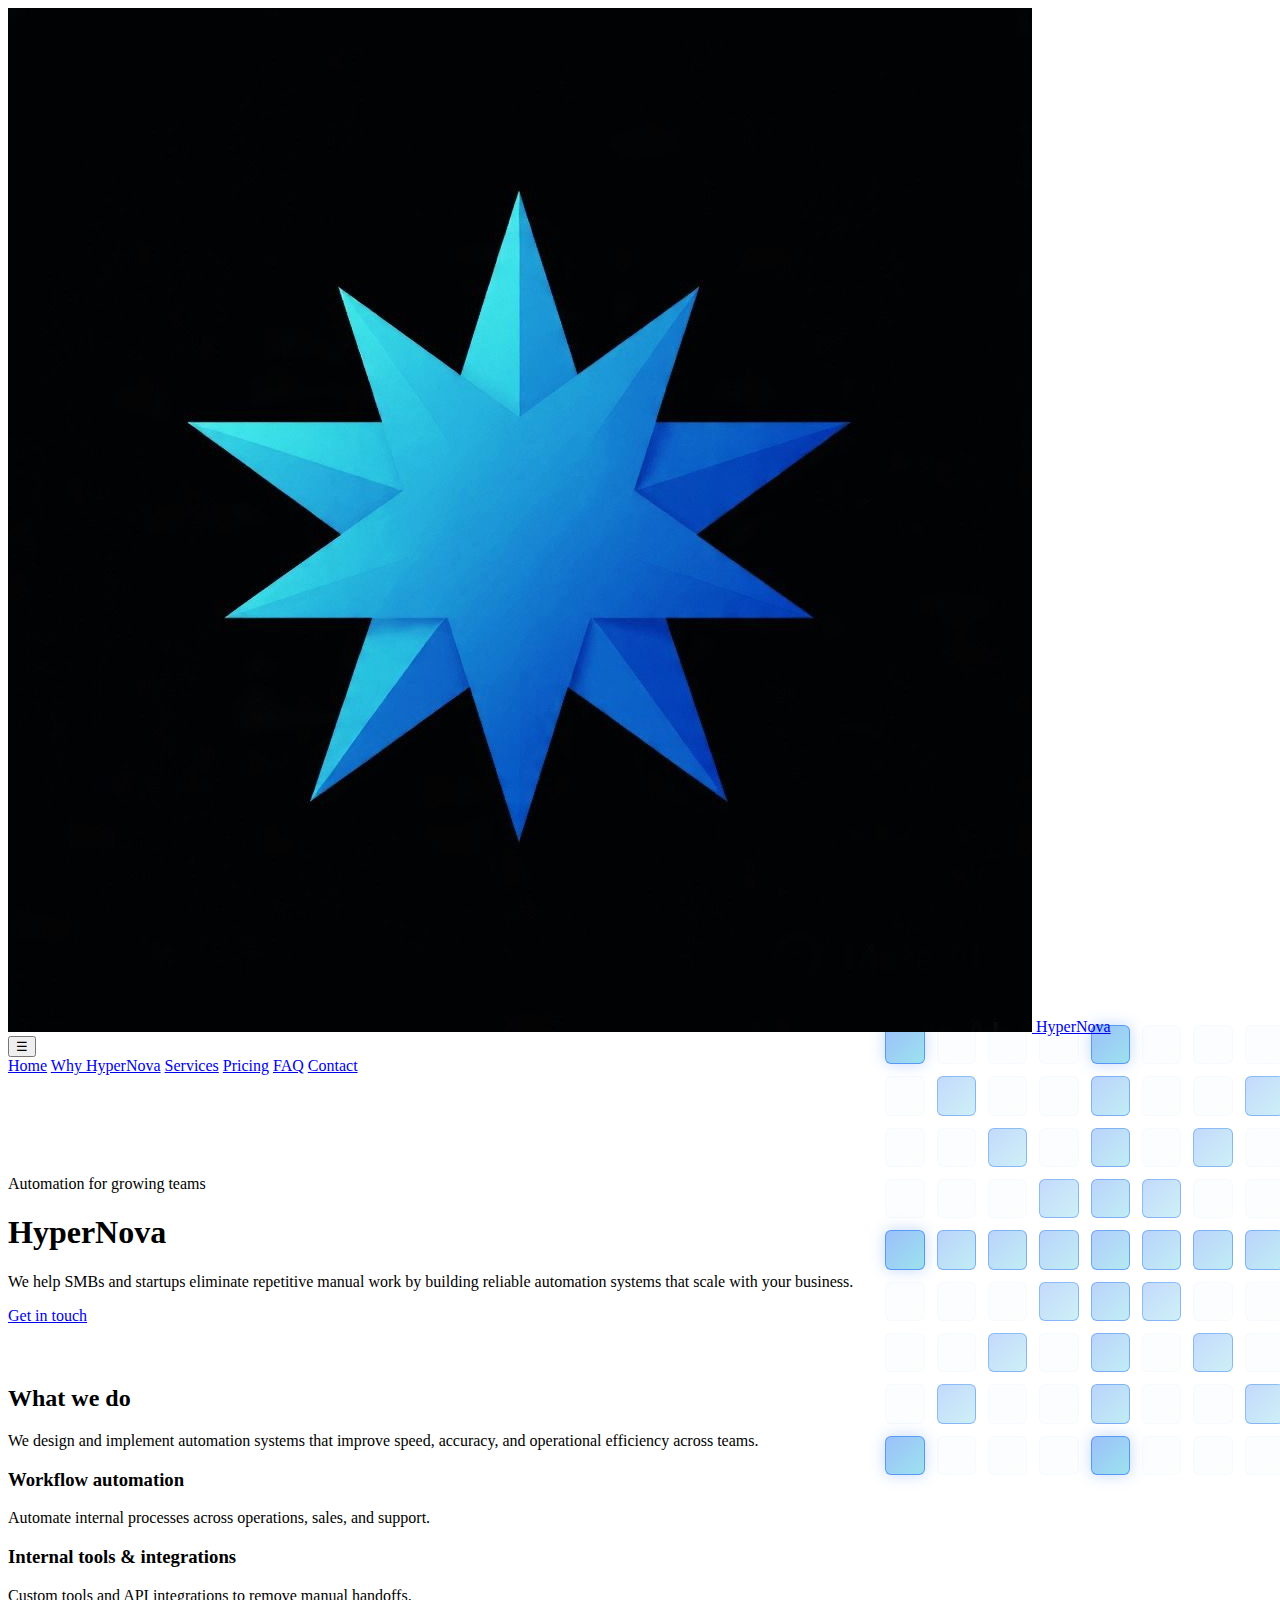
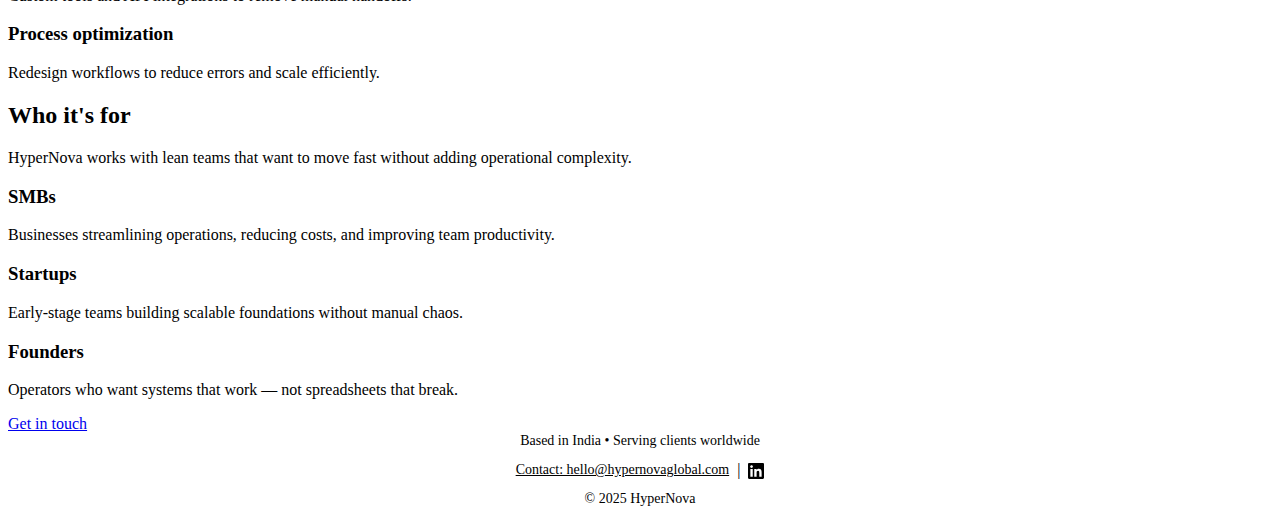
<file: index.html>
<!DOCTYPE html>
<html lang="en">
<head>
  <meta charset="UTF-8" />
  <link rel="icon" href="/favicon.ico" type="image/x-icon">
<link rel="icon" type="image/png" sizes="16x16" href="/favicon-16x16.png">
<link rel="icon" type="image/png" sizes="32x32" href="/favicon-32x32.png">
<link rel="apple-touch-icon" href="/apple-touch-icon.png">
  <title>HyperNova | Automation Solutions</title>
  <meta name="viewport" content="width=device-width, initial-scale=1.0" />
  <meta name="description" content="HyperNova builds automation solutions for SMBs and startups to eliminate manual work and scale faster." />
  <link rel="stylesheet" href="/assets/style.css">
  
 <style>
  /* Reduce spacing between hero CTA and first section */
  .hero {
    margin-bottom: 60px;
    position: relative;
    overflow: visible;
  }
  
  section:first-of-type {
    margin-top: 0;
  }

  .container {
    padding-top: 100px;
  }

  /* Grid Animation Container */
  .grid-animation-container {
    position: absolute;
    right: -5%;
    top: 50%;
    transform: translateY(-50%);
    width: 450px;
    height: 450px;
    pointer-events: none;
    z-index: -1;
  }

  /* Animated Grid */
  .animated-grid {
    width: 100%;
    height: 100%;
    display: grid;
    grid-template-columns: repeat(9, 1fr);
    grid-template-rows: repeat(9, 1fr);
    gap: 12px;
  }

  .grid-cell {
    background: linear-gradient(135deg, rgba(59, 130, 246, 0.05), rgba(6, 182, 212, 0.03));
    border: 1px solid rgba(59, 130, 246, 0.1);
    border-radius: 6px;
    position: relative;
    overflow: hidden;
    opacity: 0.3;
  }

  /* Star pattern - creating the 8-pointed star shape */
  /* Center */
  .grid-cell:nth-child(41) { 
    background: linear-gradient(135deg, rgba(59, 130, 246, 0.4), rgba(6, 182, 212, 0.3));
    border-color: rgba(59, 130, 246, 0.6);
    animation: starPulse 2s ease-in-out infinite;
    opacity: 1;
  }

  /* Horizontal line */
  .grid-cell:nth-child(37),
  .grid-cell:nth-child(38),
  .grid-cell:nth-child(39),
  .grid-cell:nth-child(40),
  .grid-cell:nth-child(42),
  .grid-cell:nth-child(43),
  .grid-cell:nth-child(44),
  .grid-cell:nth-child(45) {
    background: linear-gradient(135deg, rgba(59, 130, 246, 0.35), rgba(6, 182, 212, 0.25));
    border-color: rgba(59, 130, 246, 0.5);
    animation: starPulse 2s ease-in-out infinite;
    opacity: 1;
  }

  /* Vertical line */
  .grid-cell:nth-child(5),
  .grid-cell:nth-child(14),
  .grid-cell:nth-child(23),
  .grid-cell:nth-child(32),
  .grid-cell:nth-child(50),
  .grid-cell:nth-child(59),
  .grid-cell:nth-child(68),
  .grid-cell:nth-child(77) {
    background: linear-gradient(135deg, rgba(59, 130, 246, 0.35), rgba(6, 182, 212, 0.25));
    border-color: rgba(59, 130, 246, 0.5);
    animation: starPulse 2s ease-in-out infinite 0.2s;
    opacity: 1;
  }

  /* Diagonal top-left to bottom-right */
  .grid-cell:nth-child(1),
  .grid-cell:nth-child(11),
  .grid-cell:nth-child(21),
  .grid-cell:nth-child(31),
  .grid-cell:nth-child(51),
  .grid-cell:nth-child(61),
  .grid-cell:nth-child(71),
  .grid-cell:nth-child(81) {
    background: linear-gradient(135deg, rgba(59, 130, 246, 0.3), rgba(6, 182, 212, 0.2));
    border-color: rgba(59, 130, 246, 0.45);
    animation: starPulse 2s ease-in-out infinite 0.4s;
    opacity: 1;
  }

  /* Diagonal top-right to bottom-left */
  .grid-cell:nth-child(9),
  .grid-cell:nth-child(17),
  .grid-cell:nth-child(25),
  .grid-cell:nth-child(33),
  .grid-cell:nth-child(49),
  .grid-cell:nth-child(57),
  .grid-cell:nth-child(65),
  .grid-cell:nth-child(73) {
    background: linear-gradient(135deg, rgba(59, 130, 246, 0.3), rgba(6, 182, 212, 0.2));
    border-color: rgba(59, 130, 246, 0.45);
    animation: starPulse 2s ease-in-out infinite 0.6s;
    opacity: 1;
  }

  /* Star tips - making them brighter */
  .grid-cell:nth-child(1),
  .grid-cell:nth-child(5),
  .grid-cell:nth-child(9),
  .grid-cell:nth-child(37),
  .grid-cell:nth-child(45),
  .grid-cell:nth-child(73),
  .grid-cell:nth-child(77),
  .grid-cell:nth-child(81) {
    background: linear-gradient(135deg, rgba(59, 130, 246, 0.5), rgba(6, 182, 212, 0.4));
    border-color: rgba(59, 130, 246, 0.7);
    box-shadow: 0 0 15px rgba(59, 130, 246, 0.3);
  }

  /* Keyframe Animations */
  @keyframes starPulse {
    0%, 100% {
      opacity: 0.7;
      transform: scale(1);
      box-shadow: 0 0 10px rgba(59, 130, 246, 0.2);
    }
    50% {
      opacity: 1;
      transform: scale(1.1);
      box-shadow: 0 0 25px rgba(59, 130, 246, 0.5);
    }
  }

  /* Responsive: Hide on smaller screens */
  @media (max-width: 1024px) {
    .grid-animation-container {
      display: none;
    }
  }

.footer-main {
  display: flex;
  flex-direction: column;
  align-items: center;
  gap: 12px;
  text-align: center;
}

.footer-links {
  display: flex;
  align-items: center;
  gap: 8px;
}

.footer-email,
.footer-location,
.footer-copy {
  color: var(--text-muted);
  font-size: 14px;
}

.footer-separator {
  color: var(--text-muted);
}

.footer-social {
  display: inline-flex;
  align-items: center;
  position: relative;
  top: 1px; /* optical alignment */
  color: var(--text-muted);
  transition: color 0.2s ease;
}

.footer-social:hover {
  color: var(--accent-blue);
}
</style>

  <head>
  <!-- Google tag (gtag.js) -->
  <script async src="https://www.googletagmanager.com/gtag/js?id=G-R4X72DPP76"></script>
  <script>
    window.dataLayer = window.dataLayer || [];
    function gtag(){dataLayer.push(arguments);}
    gtag('js', new Date());
    gtag('config', 'G-R4X72DPP76');
  </script>
</head>

</head>
<body>
<!-- NAVIGATION -->
<nav>
  <div class="nav-container">
    <div class="logo">
  <a href="/" class="logo-link">
    <img src="/assets/logo.jpeg" alt="HyperNova Logo" />
    <span class="logo-text">HyperNova</span>
  </a>
</div>
    <button class="menu-toggle" onclick="toggleMenu()">☰</button>
    <div class="nav-links" id="navLinks">
      <a href="/">Home</a>
      <a href="/why-hypernova/">Why HyperNova</a>
      <a href="/services/">Services</a>
      <a href="/pricing/">Pricing</a>
      <a href="/faq/">FAQ</a>
      <a href="/contact/">Contact</a>
    </div>
  </div>
</nav>
<div class="container">
  <!-- HERO -->
  <div class="hero">
  <span class="badge">Automation for growing teams</span>
  <h1>HyperNova</h1>
  <p>
    We help SMBs and startups eliminate repetitive manual work by building
    reliable automation systems that scale with your business.
  </p>
  <a href="/contact/" class="cta">Get in touch</a>
  
  <!-- ANIMATED GRID -->
<div class="grid-animation-container">
  <div class="animated-grid">
    <div class="grid-cell"></div>
    <div class="grid-cell"></div>
    <div class="grid-cell"></div>
    <div class="grid-cell"></div>
    <div class="grid-cell"></div>
    <div class="grid-cell"></div>
    <div class="grid-cell"></div>
    <div class="grid-cell"></div>
    <div class="grid-cell"></div>
    <div class="grid-cell"></div>
    <div class="grid-cell"></div>
    <div class="grid-cell"></div>
    <div class="grid-cell"></div>
    <div class="grid-cell"></div>
    <div class="grid-cell"></div>
    <div class="grid-cell"></div>
    <div class="grid-cell"></div>
    <div class="grid-cell"></div>
    <div class="grid-cell"></div>
    <div class="grid-cell"></div>
    <div class="grid-cell"></div>
    <div class="grid-cell"></div>
    <div class="grid-cell"></div>
    <div class="grid-cell"></div>
    <div class="grid-cell"></div>
    <div class="grid-cell"></div>
    <div class="grid-cell"></div>
    <div class="grid-cell"></div>
    <div class="grid-cell"></div>
    <div class="grid-cell"></div>
    <div class="grid-cell"></div>
    <div class="grid-cell"></div>
    <div class="grid-cell"></div>
    <div class="grid-cell"></div>
    <div class="grid-cell"></div>
    <div class="grid-cell"></div>
    <div class="grid-cell"></div>
    <div class="grid-cell"></div>
    <div class="grid-cell"></div>
    <div class="grid-cell"></div>
    <div class="grid-cell"></div>
    <div class="grid-cell"></div>
    <div class="grid-cell"></div>
    <div class="grid-cell"></div>
    <div class="grid-cell"></div>
    <div class="grid-cell"></div>
    <div class="grid-cell"></div>
    <div class="grid-cell"></div>
    <div class="grid-cell"></div>
    <div class="grid-cell"></div>
    <div class="grid-cell"></div>
    <div class="grid-cell"></div>
    <div class="grid-cell"></div>
    <div class="grid-cell"></div>
    <div class="grid-cell"></div>
    <div class="grid-cell"></div>
    <div class="grid-cell"></div>
    <div class="grid-cell"></div>
    <div class="grid-cell"></div>
    <div class="grid-cell"></div>
    <div class="grid-cell"></div>
    <div class="grid-cell"></div>
    <div class="grid-cell"></div>
    <div class="grid-cell"></div>
    <div class="grid-cell"></div>
    <div class="grid-cell"></div>
    <div class="grid-cell"></div>
    <div class="grid-cell"></div>
    <div class="grid-cell"></div>
    <div class="grid-cell"></div>
    <div class="grid-cell"></div>
    <div class="grid-cell"></div>
    <div class="grid-cell"></div>
    <div class="grid-cell"></div>
    <div class="grid-cell"></div>
    <div class="grid-cell"></div>
    <div class="grid-cell"></div>
    <div class="grid-cell"></div>
    <div class="grid-cell"></div>
    <div class="grid-cell"></div>
    <div class="grid-cell"></div>
  </div>
</div>
</div>
  <!-- WHAT WE DO -->
  <section>
    <h2>What we do</h2>
    <p>
      We design and implement automation systems that improve speed,
      accuracy, and operational efficiency across teams.
    </p>
    <div class="cards">
      <div class="card">
        <h3>Workflow automation</h3>
        <p>Automate internal processes across operations, sales, and support.</p>
      </div>
      <div class="card">
        <h3>Internal tools & integrations</h3>
        <p>Custom tools and API integrations to remove manual handoffs.</p>
      </div>
      <div class="card">
        <h3>Process optimization</h3>
        <p>Redesign workflows to reduce errors and scale efficiently.</p>
      </div>
    </div>
  </section>
  <!-- WHO IT'S FOR (RESTORED) -->
  <section>
    <h2>Who it's for</h2>
    <p>
      HyperNova works with lean teams that want to move fast without adding
      operational complexity.
    </p>
    <div class="cards">
      <div class="card">
        <h3>SMBs</h3>
        <p>Businesses streamlining operations, reducing costs, and improving team productivity.</p>
      </div>
      <div class="card">
        <h3>Startups</h3>
        <p>Early-stage teams building scalable foundations without manual chaos.</p>
      </div>
      <div class="card">
        <h3>Founders</h3>
        <p>Operators who want systems that work — not spreadsheets that break.</p>
      </div>
    </div>
  </section>
  <!-- BOTTOM CTA (RESTORED) -->
  <div class="cta-footer">
    <a href="/contact/" class="cta">Get in touch</a>
  </div>
  <!-- FOOTER -->
  <footer class="site-footer">
  <div class="footer-content">
    <div class="footer-main">

      <div class="footer-location">
        Based in India • Serving clients worldwide
      </div>

      <div class="footer-links">
        <a href="mailto:hello@hypernovaglobal.com" class="footer-email">
          Contact: hello@hypernovaglobal.com
        </a>

        <span class="footer-separator">|</span>

        <a
          href="https://www.linkedin.com/company/hypernovasolutions/"
          class="footer-social"
          target="_blank"
          rel="noopener"
          aria-label="HyperNova on LinkedIn"
        >
          <svg
            xmlns="http://www.w3.org/2000/svg"
            width="16"
            height="16"
            viewBox="0 0 24 24"
            fill="currentColor"
          >
            <path d="M22.23 0H1.77C.79 0 0 .77 0 1.72v20.56C0 23.23.79 24 1.77 24h20.46c.98 0 1.77-.77 1.77-1.72V1.72C24 .77 23.21 0 22.23 0zM7.09 20.45H3.56V9h3.53v11.45zM5.33 7.43c-1.13 0-2.05-.93-2.05-2.08 0-1.15.92-2.08 2.05-2.08s2.05.93 2.05 2.08c0 1.15-.92 2.08-2.05 2.08zM20.45 20.45h-3.53v-5.59c0-1.33-.03-3.05-1.86-3.05-1.86 0-2.14 1.45-2.14 2.95v5.69h-3.53V9h3.39v1.56h.05c.47-.9 1.63-1.86 3.36-1.86 3.59 0 4.25 2.36 4.25 5.43v6.32z"/>
          </svg>
        </a>
      </div>

      <div class="footer-copy">
        © 2025 HyperNova
      </div>

    </div>
  </div>
</footer>


</div>
<script>
  function toggleMenu() {
    document.getElementById("navLinks").classList.toggle("show");
  }
</script>
</body>
</html>
</file>
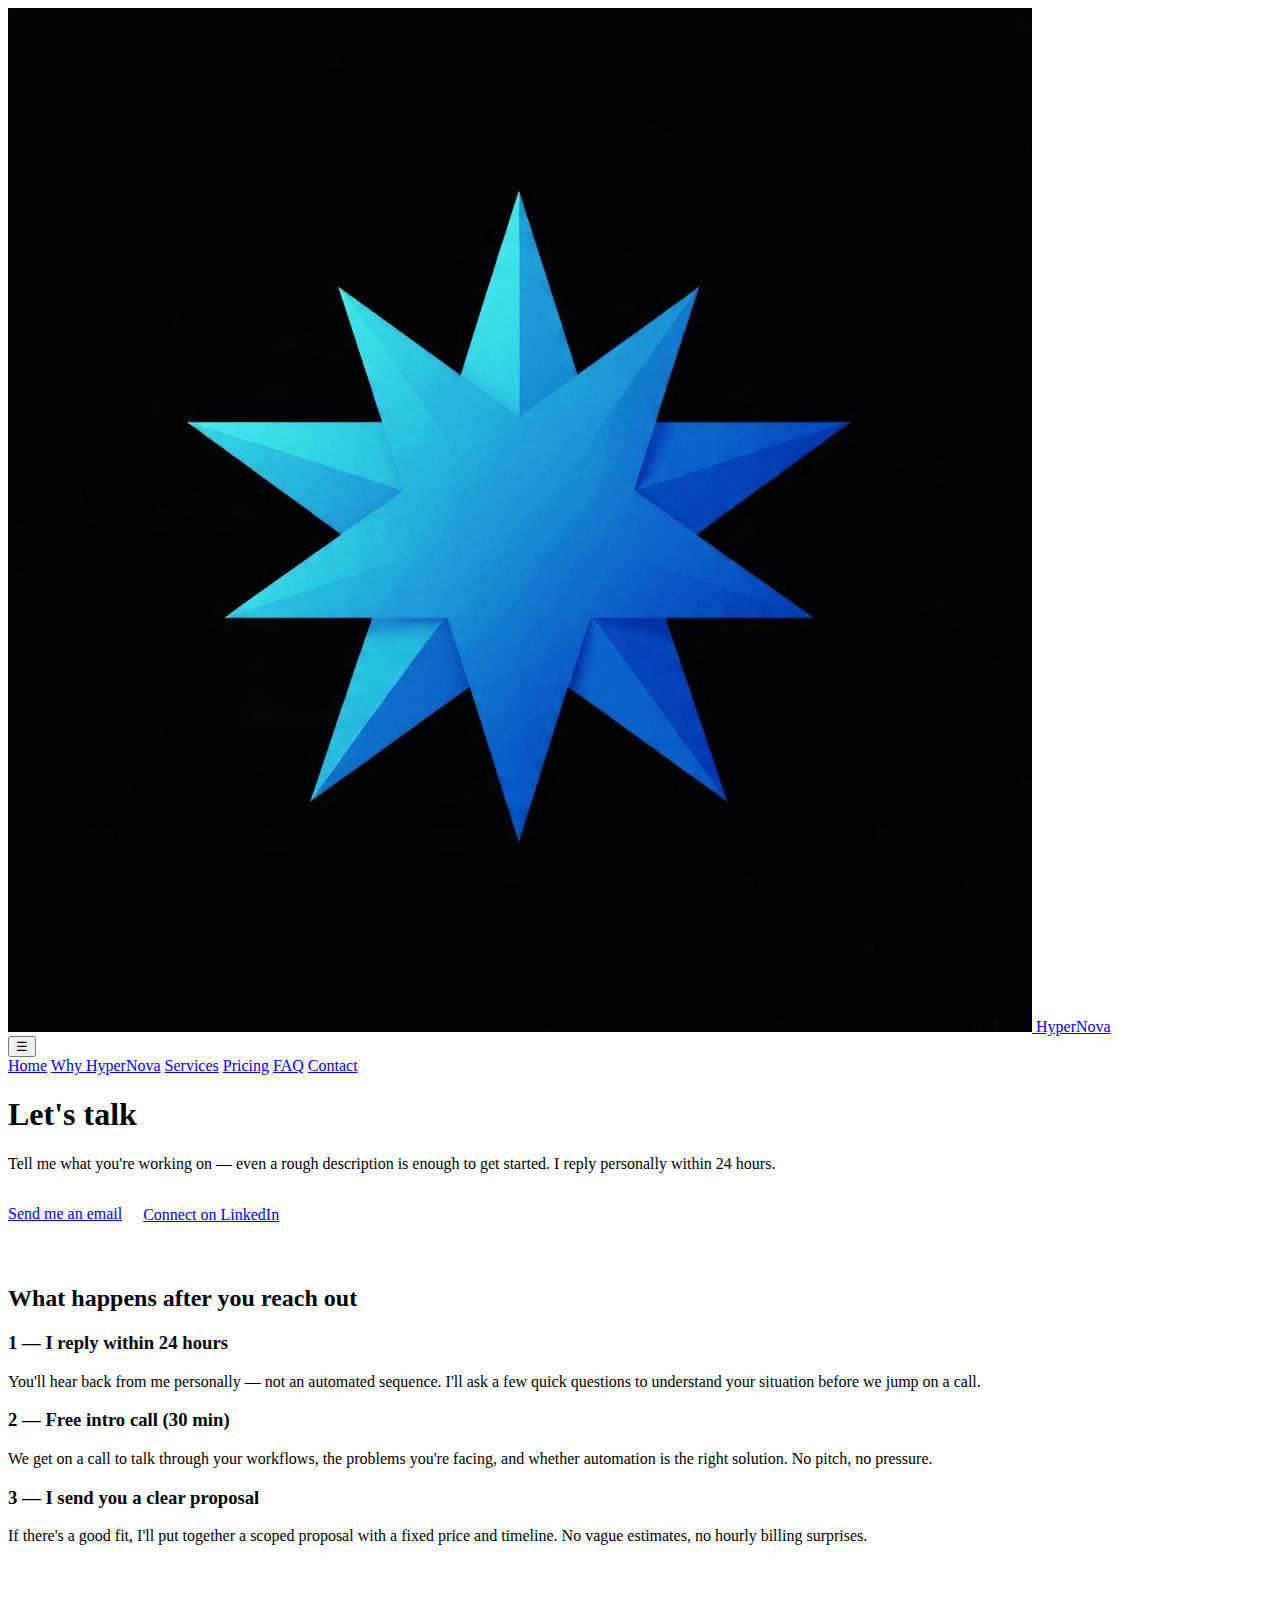
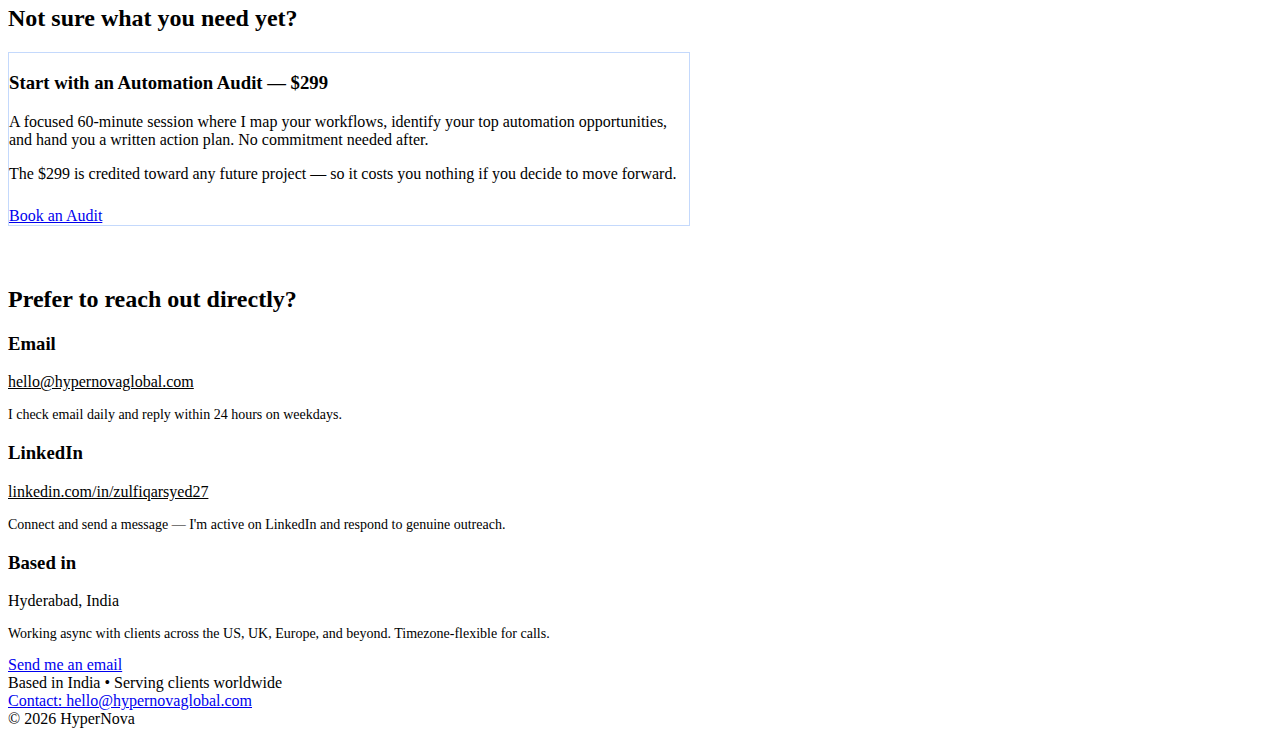
<file: contact/index.html>
<!DOCTYPE html>
<html lang="en">
<head>
  <meta charset="UTF-8">
  <link rel="icon" href="/favicon.ico" type="image/x-icon">
  <link rel="icon" type="image/png" sizes="16x16" href="/favicon-16x16.png">
  <link rel="icon" type="image/png" sizes="32x32" href="/favicon-32x32.png">
  <link rel="apple-touch-icon" href="/apple-touch-icon.png">
  <title>Contact | HyperNova</title>
  <meta name="viewport" content="width=device-width, initial-scale=1.0">
  <meta name="description" content="Get in touch with HyperNova for automation solutions.">
  <link rel="stylesheet" href="/assets/style.css">
</head>
<body>
<nav>
  <div class="nav-container">
    <div class="logo">
      <a href="/" class="logo-link">
        <img src="/assets/logo.jpeg" alt="HyperNova Logo" />
        <span class="logo-text">HyperNova</span>
      </a>
    </div>
    <button class="menu-toggle" onclick="toggleMenu()">☰</button>
    <div class="nav-links" id="navLinks">
      <a href="/">Home</a>
      <a href="/why-hypernova/">Why HyperNova</a>
      <a href="/services/">Services</a>
      <a href="/pricing/">Pricing</a>
      <a href="/faq/">FAQ</a>
      <a href="/contact/">Contact</a>
    </div>
  </div>
</nav>

<div class="container">
  <h1>Let's talk</h1>
  <p>Tell me what you're working on — even a rough description is enough to get started. I reply personally within 24 hours.</p>

  <!-- MAIN CTA BUTTONS -->
  <div style="display: flex; gap: 20px; flex-wrap: wrap; margin-top: 32px;">
    <a href="mailto:hello@hypernovaglobal.com?subject=Exploring%20Automation%20for%20My%20Business" class="cta">
      Send me an email
    </a>
    <a href="https://www.linkedin.com/in/zulfiqarsyed27/"
       class="cta"
       target="_blank"
       rel="noopener"
       style="background: transparent; border: 1px solid rgba(255,255,255,0.25); box-shadow: none;">
      Connect on LinkedIn
    </a>
  </div>

  <!-- WHAT HAPPENS NEXT -->
  <section style="margin-top: 60px;">
    <h2>What happens after you reach out</h2>
    <div class="cards">

      <div class="card">
        <h3>1 — I reply within 24 hours</h3>
        <p>You'll hear back from me personally — not an automated sequence. I'll ask a few quick questions to understand your situation before we jump on a call.</p>
      </div>

      <div class="card">
        <h3>2 — Free intro call (30 min)</h3>
        <p>We get on a call to talk through your workflows, the problems you're facing, and whether automation is the right solution. No pitch, no pressure.</p>
      </div>

      <div class="card">
        <h3>3 — I send you a clear proposal</h3>
        <p>If there's a good fit, I'll put together a scoped proposal with a fixed price and timeline. No vague estimates, no hourly billing surprises.</p>
      </div>

    </div>
  </section>

  <!-- NOT SURE YET -->
  <section style="margin-top: 60px;">
    <h2>Not sure what you need yet?</h2>
    <div class="card" style="max-width: 680px; border: 1px solid rgba(59,130,246,0.3);">
      <h3>Start with an Automation Audit — $299</h3>
      <p style="color:var(--text-gray); margin-top: 8px;">
        A focused 60-minute session where I map your workflows, identify your top automation opportunities, and hand you a written action plan. No commitment needed after.
      </p>
      <p style="color:var(--text-gray); margin-top: 12px;">
        The $299 is credited toward any future project — so it costs you nothing if you decide to move forward.
      </p>
      <div style="margin-top: 24px;">
        <a href="mailto:hello@hypernovaglobal.com?subject=Automation%20Audit%20Request" class="cta">
          Book an Audit
        </a>
      </div>
    </div>
  </section>

  <!-- DIRECT CONTACT -->
  <section style="margin-top: 60px;">
    <h2>Prefer to reach out directly?</h2>
    <div class="cards">
      <div class="card">
        <h3>Email</h3>
        <p><a href="mailto:hello@hypernovaglobal.com" style="color:var(--accent-blue);">hello@hypernovaglobal.com</a></p>
        <p style="color:var(--text-muted); font-size:14px; margin-top:8px;">I check email daily and reply within 24 hours on weekdays.</p>
      </div>
      <div class="card">
        <h3>LinkedIn</h3>
        <p><a href="https://www.linkedin.com/in/zulfiqarsyed27/" target="_blank" rel="noopener" style="color:var(--accent-blue);">linkedin.com/in/zulfiqarsyed27</a></p>
        <p style="color:var(--text-muted); font-size:14px; margin-top:8px;">Connect and send a message — I'm active on LinkedIn and respond to genuine outreach.</p>
      </div>
      <div class="card">
        <h3>Based in</h3>
        <p style="color:var(--text-gray);">Hyderabad, India</p>
        <p style="color:var(--text-muted); font-size:14px; margin-top:8px;">Working async with clients across the US, UK, Europe, and beyond. Timezone-flexible for calls.</p>
      </div>
    </div>
  </section>

  <!-- CTA FOOTER -->
  <div class="cta-footer">
    <a href="mailto:hello@hypernovaglobal.com?subject=Exploring%20Automation%20for%20My%20Business" class="cta">
      Send me an email
    </a>
  </div>

</div>

  <!-- FOOTER -->
<footer class="site-footer">
  <div class="footer-content">
    <div class="footer-main">
      <div>Based in India • Serving clients worldwide</div>
      <a href="mailto:hello@hypernovaglobal.com" class="footer-email">
        Contact: hello@hypernovaglobal.com
      </a>
      <div class="footer-copy">© 2026 HyperNova</div>
    </div>
  </div>
</footer>

<script>
  function toggleMenu() {
    document.getElementById("navLinks").classList.toggle("show");
  }
</script>
</body>
</html>
</file>
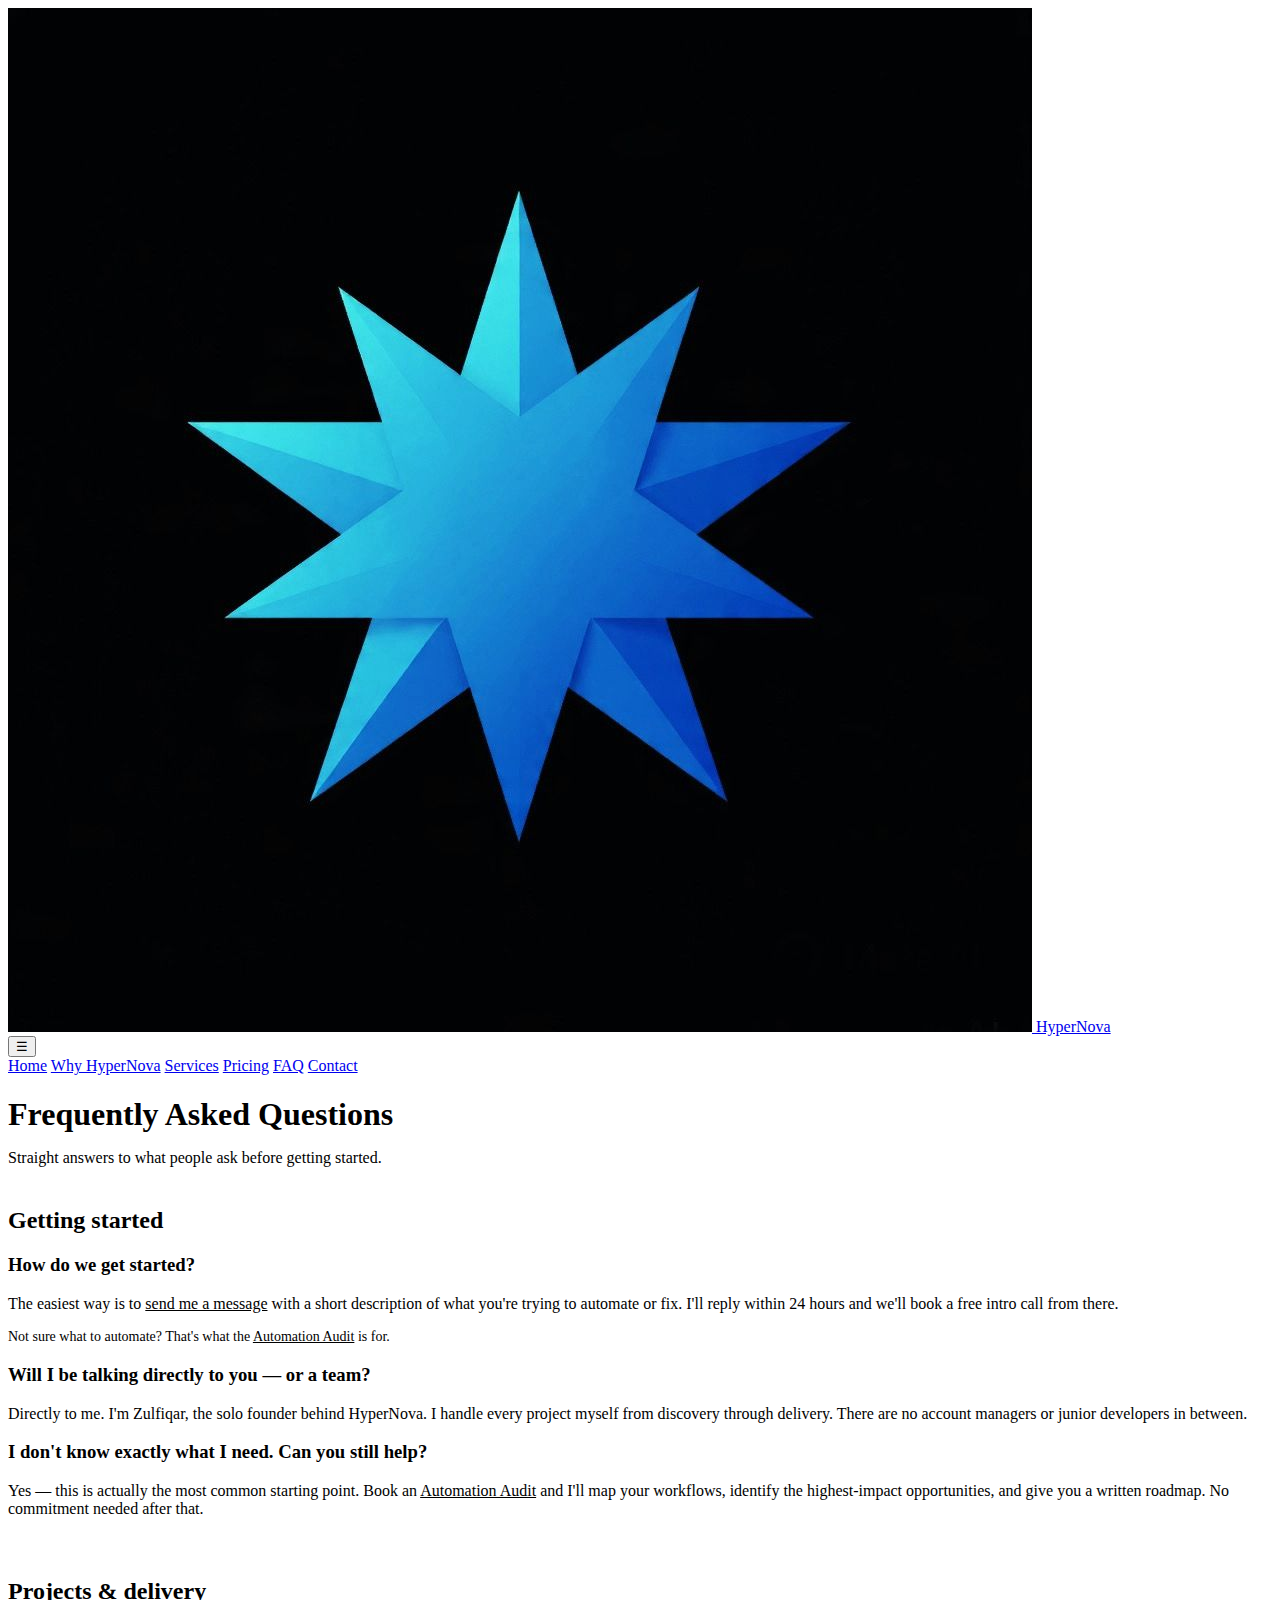
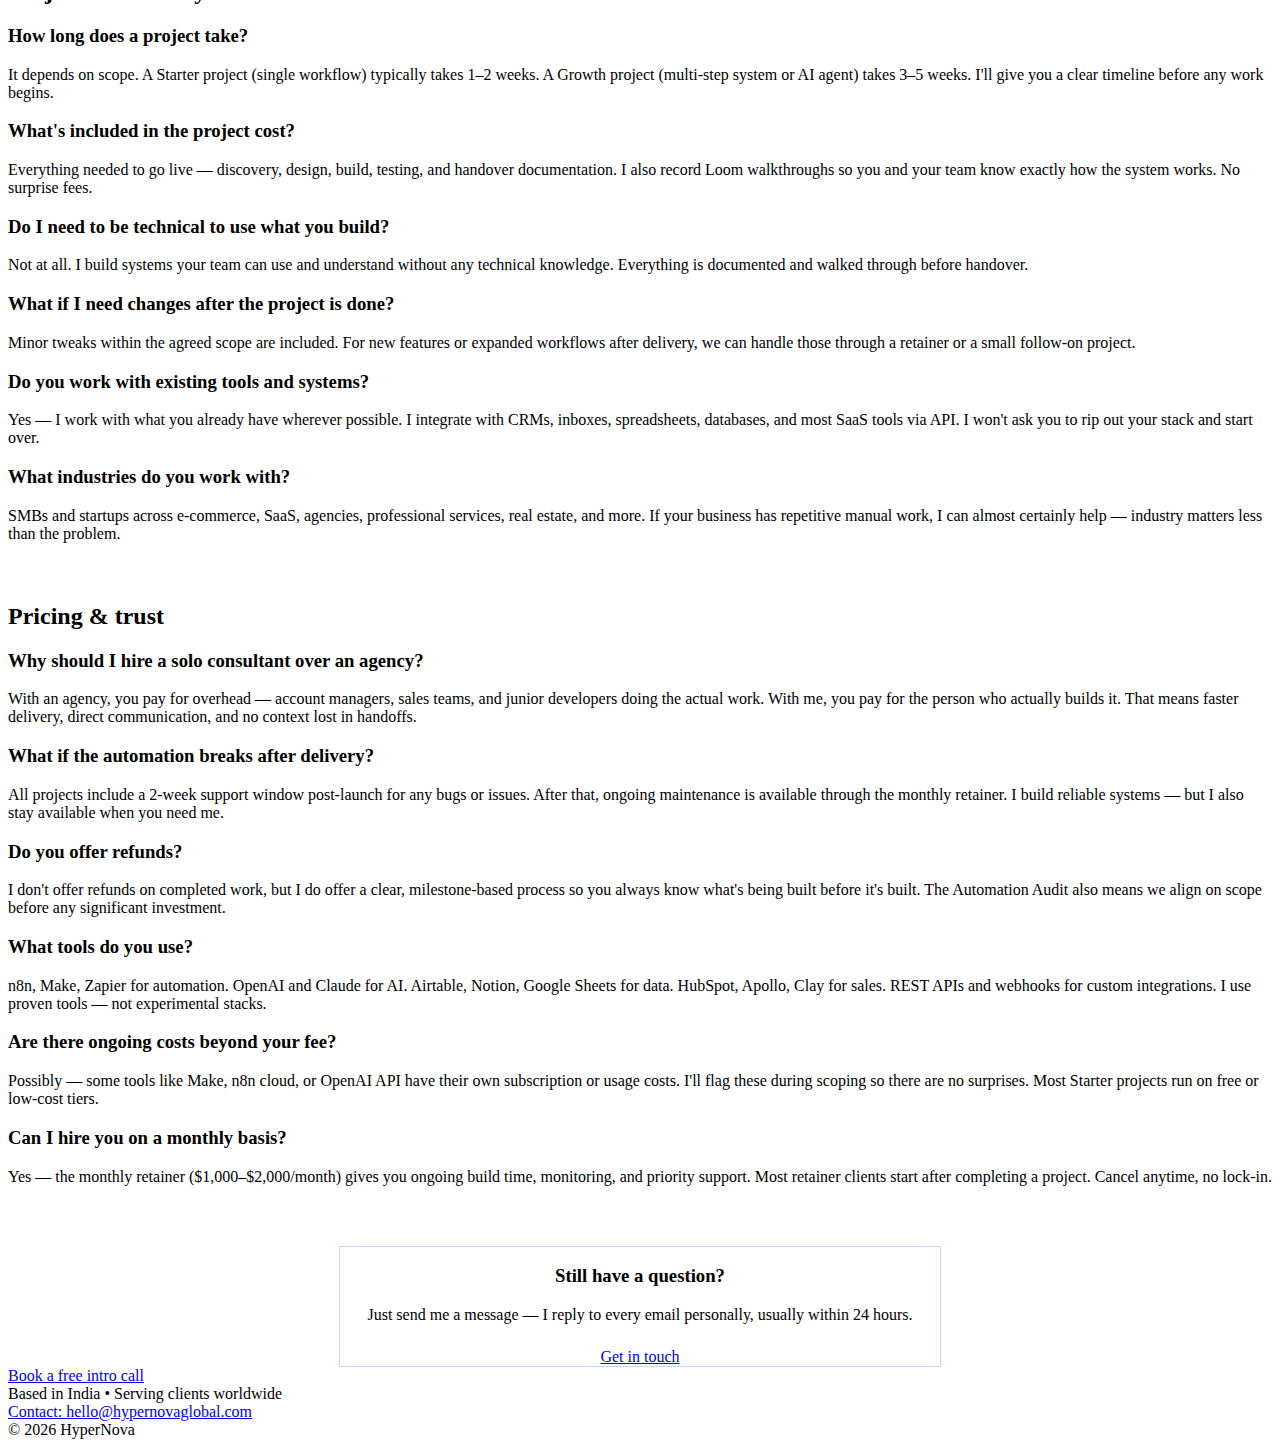
<file: faq/index.html>
<!DOCTYPE html>
<html lang="en">
<head>
  <meta charset="UTF-8">
  <title>FAQ | HyperNova</title>
  <meta name="viewport" content="width=device-width, initial-scale=1.0">
  <link rel="stylesheet" href="/assets/style.css">
  <style>
    /* Reduce spacing for this page specifically */
    .container h1 {
      margin-bottom: 16px;
    }
    
    .container > p {
      margin-bottom: 40px;
    }
    
    .container section {
      margin-top: 0;
    }
  </style>
</head>
<body>
<nav>
  <div class="nav-container">
    <div class="logo">
      <a href="/" class="logo-link">
        <img src="/assets/logo.jpeg" alt="HyperNova Logo" />
        <span class="logo-text">HyperNova</span>
      </a>
    </div>
    <button class="menu-toggle" onclick="toggleMenu()">☰</button>
    <div class="nav-links" id="navLinks">
      <a href="/">Home</a>
      <a href="/why-hypernova/">Why HyperNova</a>
      <a href="/services/">Services</a>
      <a href="/pricing/">Pricing</a>
      <a href="/faq/">FAQ</a>
      <a href="/contact/">Contact</a>
    </div>
  </div>
</nav>
<div class="container">
  <h1>Frequently Asked Questions</h1>
  <p>Straight answers to what people ask before getting started.</p>

  <!-- GETTING STARTED -->
  <section>
    <h2>Getting started</h2>
    <div class="cards">

      <div class="card">
        <h3>How do we get started?</h3>
        <p>The easiest way is to <a href="/contact/" style="color:var(--accent-blue);">send me a message</a> with a short description of what you're trying to automate or fix. I'll reply within 24 hours and we'll book a free intro call from there.</p>
        <p style="margin-top:12px; color:var(--text-muted); font-size:14px;">Not sure what to automate? That's what the <a href="/pricing/" style="color:var(--accent-blue);">Automation Audit</a> is for.</p>
      </div>

      <div class="card">
        <h3>Will I be talking directly to you — or a team?</h3>
        <p>Directly to me. I'm Zulfiqar, the solo founder behind HyperNova. I handle every project myself from discovery through delivery. There are no account managers or junior developers in between.</p>
      </div>

      <div class="card">
        <h3>I don't know exactly what I need. Can you still help?</h3>
        <p>Yes — this is actually the most common starting point. Book an <a href="/pricing/" style="color:var(--accent-blue);">Automation Audit</a> and I'll map your workflows, identify the highest-impact opportunities, and give you a written roadmap. No commitment needed after that.</p>
      </div>

    </div>
  </section>

  <!-- PROJECTS & DELIVERY -->
  <section style="margin-top: 60px;">
    <h2>Projects & delivery</h2>
    <div class="cards">

      <div class="card">
        <h3>How long does a project take?</h3>
        <p>It depends on scope. A Starter project (single workflow) typically takes 1–2 weeks. A Growth project (multi-step system or AI agent) takes 3–5 weeks. I'll give you a clear timeline before any work begins.</p>
      </div>

      <div class="card">
        <h3>What's included in the project cost?</h3>
        <p>Everything needed to go live — discovery, design, build, testing, and handover documentation. I also record Loom walkthroughs so you and your team know exactly how the system works. No surprise fees.</p>
      </div>

      <div class="card">
        <h3>Do I need to be technical to use what you build?</h3>
        <p>Not at all. I build systems your team can use and understand without any technical knowledge. Everything is documented and walked through before handover.</p>
      </div>

      <div class="card">
        <h3>What if I need changes after the project is done?</h3>
        <p>Minor tweaks within the agreed scope are included. For new features or expanded workflows after delivery, we can handle those through a retainer or a small follow-on project.</p>
      </div>

      <div class="card">
        <h3>Do you work with existing tools and systems?</h3>
        <p>Yes — I work with what you already have wherever possible. I integrate with CRMs, inboxes, spreadsheets, databases, and most SaaS tools via API. I won't ask you to rip out your stack and start over.</p>
      </div>

      <div class="card">
        <h3>What industries do you work with?</h3>
        <p>SMBs and startups across e-commerce, SaaS, agencies, professional services, real estate, and more. If your business has repetitive manual work, I can almost certainly help — industry matters less than the problem.</p>
      </div>

    </div>
  </section>

  <!-- PRICING & TRUST -->
  <section style="margin-top: 60px;">
    <h2>Pricing & trust</h2>
    <div class="cards">

      <div class="card">
        <h3>Why should I hire a solo consultant over an agency?</h3>
        <p>With an agency, you pay for overhead — account managers, sales teams, and junior developers doing the actual work. With me, you pay for the person who actually builds it. That means faster delivery, direct communication, and no context lost in handoffs.</p>
      </div>

      <div class="card">
        <h3>What if the automation breaks after delivery?</h3>
        <p>All projects include a 2-week support window post-launch for any bugs or issues. After that, ongoing maintenance is available through the monthly retainer. I build reliable systems — but I also stay available when you need me.</p>
      </div>

      <div class="card">
        <h3>Do you offer refunds?</h3>
        <p>I don't offer refunds on completed work, but I do offer a clear, milestone-based process so you always know what's being built before it's built. The Automation Audit also means we align on scope before any significant investment.</p>
      </div>

      <div class="card">
        <h3>What tools do you use?</h3>
        <p>n8n, Make, Zapier for automation. OpenAI and Claude for AI. Airtable, Notion, Google Sheets for data. HubSpot, Apollo, Clay for sales. REST APIs and webhooks for custom integrations. I use proven tools — not experimental stacks.</p>
      </div>

      <div class="card">
        <h3>Are there ongoing costs beyond your fee?</h3>
        <p>Possibly — some tools like Make, n8n cloud, or OpenAI API have their own subscription or usage costs. I'll flag these during scoping so there are no surprises. Most Starter projects run on free or low-cost tiers.</p>
      </div>

      <div class="card">
        <h3>Can I hire you on a monthly basis?</h3>
        <p>Yes — the monthly retainer ($1,000–$2,000/month) gives you ongoing build time, monitoring, and priority support. Most retainer clients start after completing a project. Cancel anytime, no lock-in.</p>
      </div>

    </div>
  </section>

  <!-- STILL HAVE QUESTIONS -->
  <section style="margin-top: 60px; text-align: center;">
    <div class="card" style="max-width: 600px; margin: 0 auto; border: 1px solid rgba(59,130,246,0.3);">
      <h3>Still have a question?</h3>
      <p style="margin-top: 8px; color:var(--text-gray);">Just send me a message — I reply to every email personally, usually within 24 hours.</p>
      <div style="margin-top: 24px;">
        <a href="/contact/" class="cta">Get in touch</a>
      </div>
    </div>
  </section>

  <!-- CTA -->
  <div class="cta-footer">
    <a href="/contact/" class="cta">Book a free intro call</a>
  </div>

</div>
  <!-- FOOTER -->
<footer class="site-footer">
  <div class="footer-content">
    <div class="footer-main">
      <div>Based in India • Serving clients worldwide</div>
      <a href="mailto:hello@hypernovaglobal.com" class="footer-email">
        Contact: hello@hypernovaglobal.com
      </a>
      <div class="footer-copy">© 2026 HyperNova</div>
    </div>
  </div>
</footer>
  
<script>
  function toggleMenu() {
    document.getElementById("navLinks").classList.toggle("show");
  }
</script>
</body>
</html>
</file>
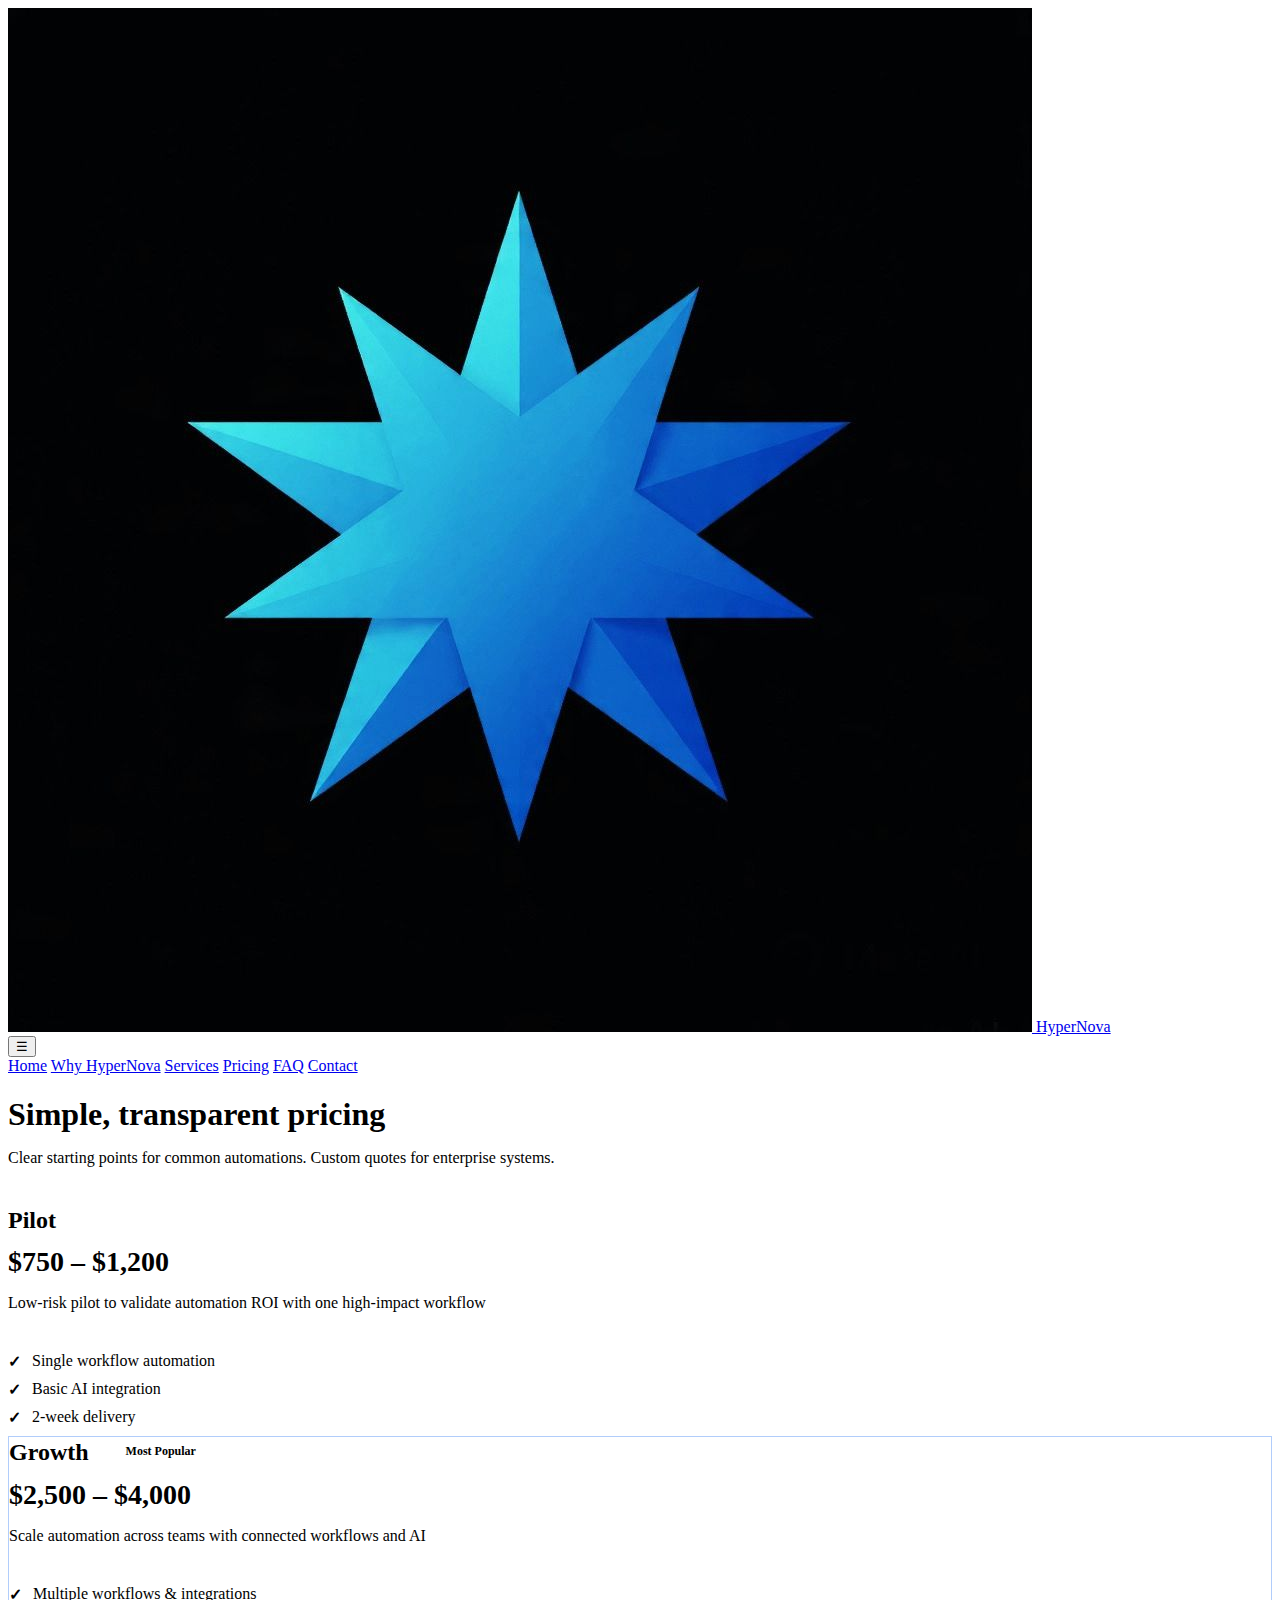
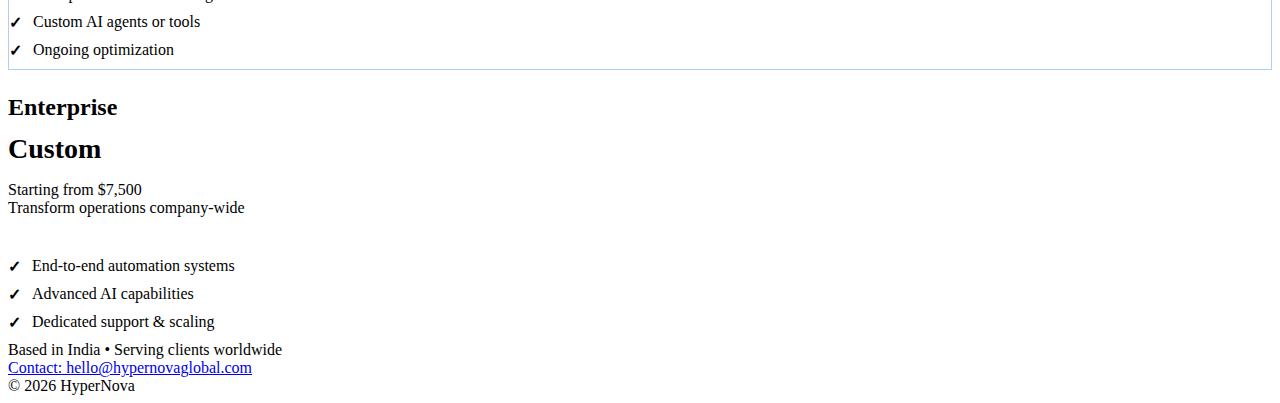
<file: pricing/index.html>
<!DOCTYPE html>
<html lang="en">
<head>
  <meta charset="UTF-8">
  <title>Pricing | HyperNova</title>
  <meta name="viewport" content="width=device-width, initial-scale=1.0">
  <meta name="description" content="Simple, transparent pricing for AI automation solutions.">
  <link rel="stylesheet" href="/assets/style.css">
  <style>
    /* Reduce spacing for this page specifically */
    .container h1 {
      margin-bottom: 16px;
    }
    
    .container > p {
      margin-bottom: 40px;
    }
    
    .container section {
      margin-top: 0;
    }

    /* Enhanced pricing cards */
    .card h3 {
      font-size: 24px;
      margin-bottom: 12px;
    }

    .card .price {
      font-size: 28px;
      font-weight: 700;
      color: var(--accent-blue);
      margin-bottom: 16px;
    }

    .card .description {
      color: var(--text-gray);
      margin-bottom: 20px;
      padding-bottom: 20px;
      border-bottom: 1px solid var(--border);
    }

    .card ul {
      list-style: none;
      padding: 0;
      margin: 0;
    }

    .card ul li {
      color: var(--text-gray);
      margin-bottom: 10px;
      padding-left: 24px;
      position: relative;
    }

    .card ul li::before {
      content: '✓';
      position: absolute;
      left: 0;
      color: var(--accent-cyan);
      font-weight: 700;
    }

    .card.popular {
  border: 1px solid rgba(59, 130, 246, 0.4);
}

.card .badge {
  display: inline-block;
  font-size: 12px;
  font-weight: 600;
  color: var(--accent-blue);
  border: 1px solid var(--accent-blue);
  padding: 4px 10px;
  border-radius: 999px;
  margin-bottom: 10px;
  line-height: 1;
  position: relative;
  top: 4px;
  animation: none !important;
}

 .card-header {
  display: flex;
  align-items: center;
  gap: 12px;
  margin-bottom: 12px;
}

.card-header h3 {
  margin: 0;
}

.pulse-dot {
  width: 6px;
  height: 6px;
  background-color: var(--accent-blue);
  border-radius: 50%;
  display: inline-block;
  margin-right: 6px;
  position: relative;
  top: -1px;
  animation: pulse 1.6s infinite;
}

@keyframes pulse {
  0% {
    opacity: 1;
    transform: scale(1);
  }
  50% {
    opacity: 0.4;
    transform: scale(1.4);
  }
  100% {
    opacity: 1;
    transform: scale(1);
  }
}

  </style>
</head>
<body>
<nav>
  <div class="nav-container">
    <div class="logo">
      <a href="/" class="logo-link">
        <img src="/assets/logo.jpeg" alt="HyperNova Logo" />
        <span class="logo-text">HyperNova</span>
      </a>
    </div>
    <button class="menu-toggle" onclick="toggleMenu()">☰</button>
    <div class="nav-links" id="navLinks">
      <a href="/">Home</a>
      <a href="/why-hypernova/">Why HyperNova</a>
      <a href="/services/">Services</a>
      <a href="/pricing/">Pricing</a>
      <a href="/faq/">FAQ</a>
      <a href="/contact/">Contact</a>
    </div>
  </div>
</nav>
<div class="container">
  <h1>Simple, transparent pricing</h1>
  <p>Clear starting points for common automations. Custom quotes for enterprise systems.</p>
  <section>
    <div class="cards">
      <div class="card">
        <h3>Pilot</h3>
        <div class="price">$750 – $1,200</div>
        <div class="description">Low-risk pilot to validate automation ROI with one high-impact workflow</div>
        <ul>
          <li>Single workflow automation</li>
          <li>Basic AI integration</li>
          <li>2-week delivery</li>
        </ul>
      </div>
      <div class="card popular">
  <div class="card-header">
    <h3>Growth</h3>
    <span class="badge">
  <span class="pulse-dot"></span>
  Most Popular
</span>
  </div>
        <div class="price">$2,500 – $4,000</div>
        <div class="description">Scale automation across teams with connected workflows and AI</div>
        <ul>
          <li>Multiple workflows & integrations</li>
          <li>Custom AI agents or tools</li>
          <li>Ongoing optimization</li>
        </ul>
      </div>
      <div class="card">
        <h3>Enterprise</h3>
        <div class="price">Custom</div>
        <div class="enterprise-note">Starting from $7,500</div>
        <div class="description">Transform operations company-wide</div>
        <ul>
          <li>End-to-end automation systems</li>
          <li>Advanced AI capabilities</li>
          <li>Dedicated support & scaling</li>
        </ul>
      </div>
    </div>
  </section>
</div>

  <!-- FOOTER -->
<footer class="site-footer">
  <div class="footer-content">
    <div class="footer-main">
      <div>Based in India • Serving clients worldwide</div>
      <a href="mailto:hello@hypernovaglobal.com" class="footer-email">
        Contact: hello@hypernovaglobal.com
      </a>
      <div class="footer-copy">© 2026 HyperNova</div>
    </div>
  </div>
</footer>
  
<script>
  function toggleMenu() {
    document.getElementById("navLinks").classList.toggle("show");
  }
</script>
</body>
</html>
</file>
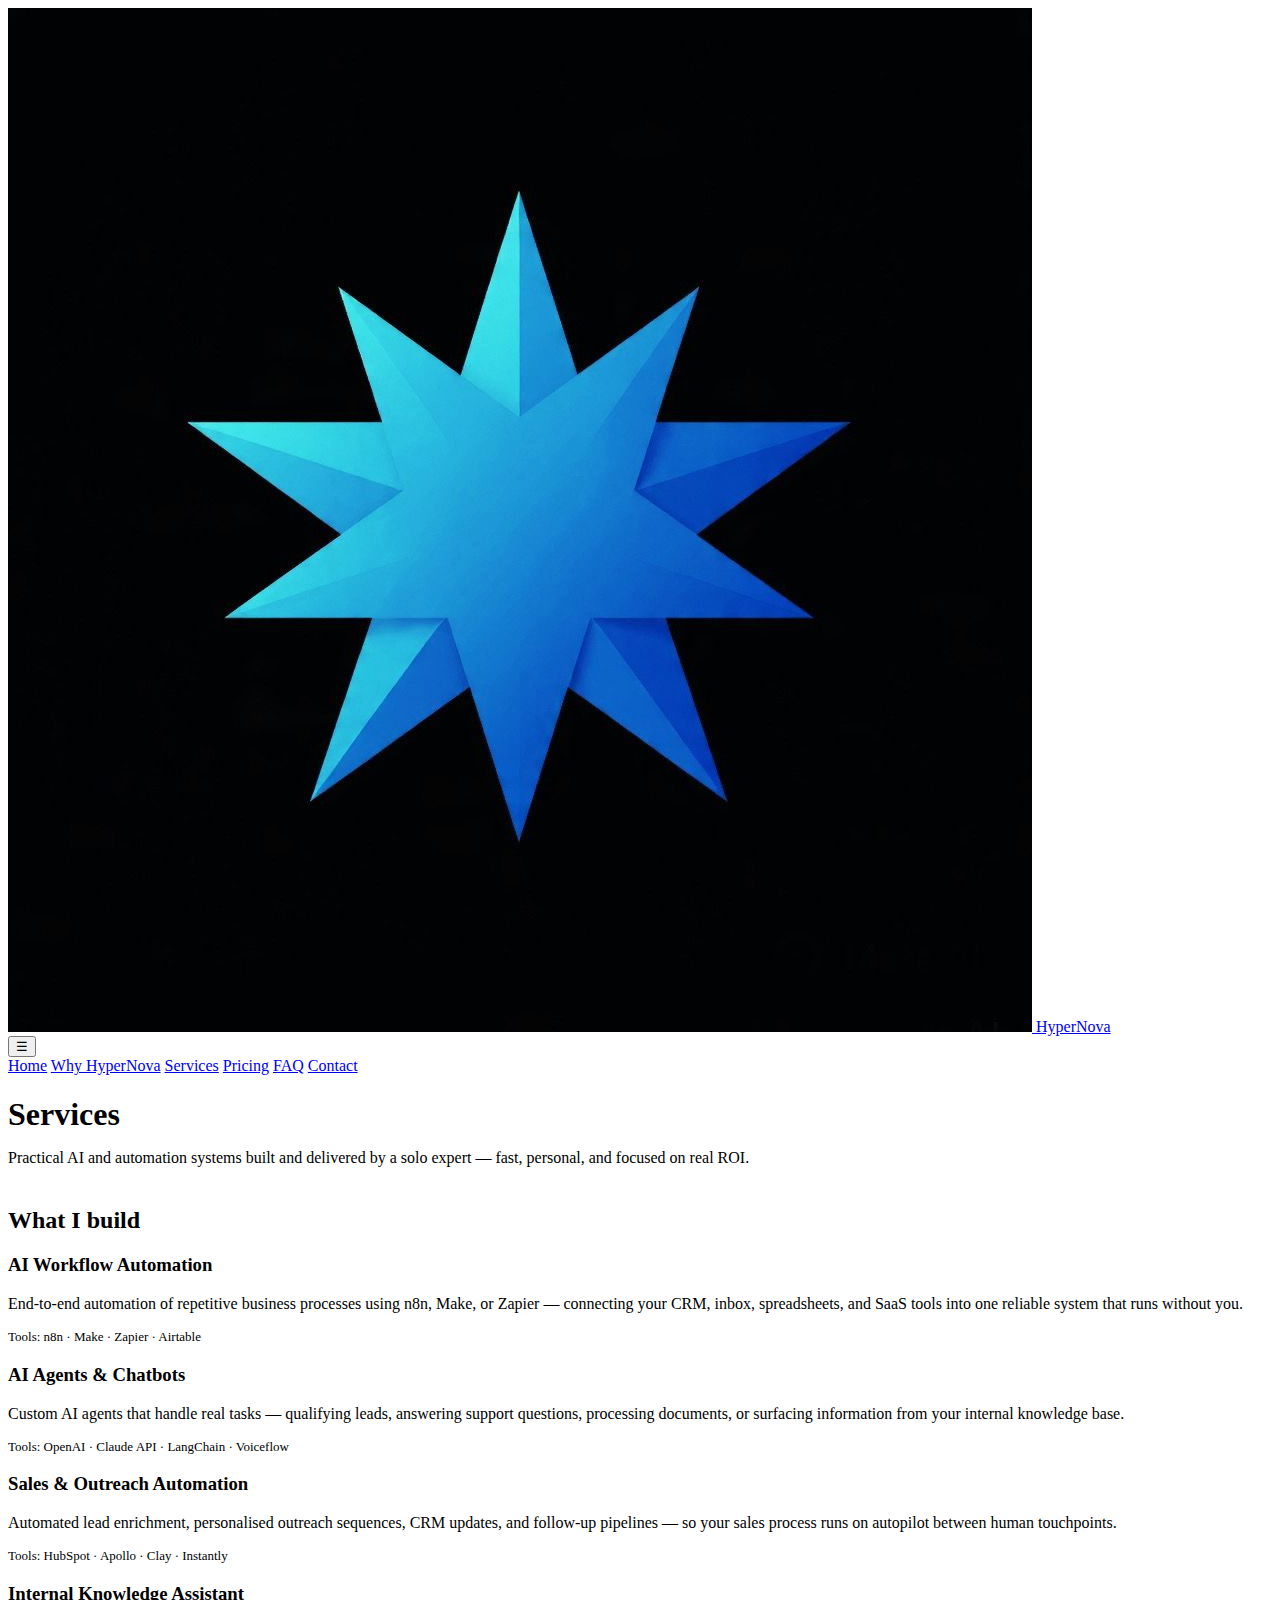
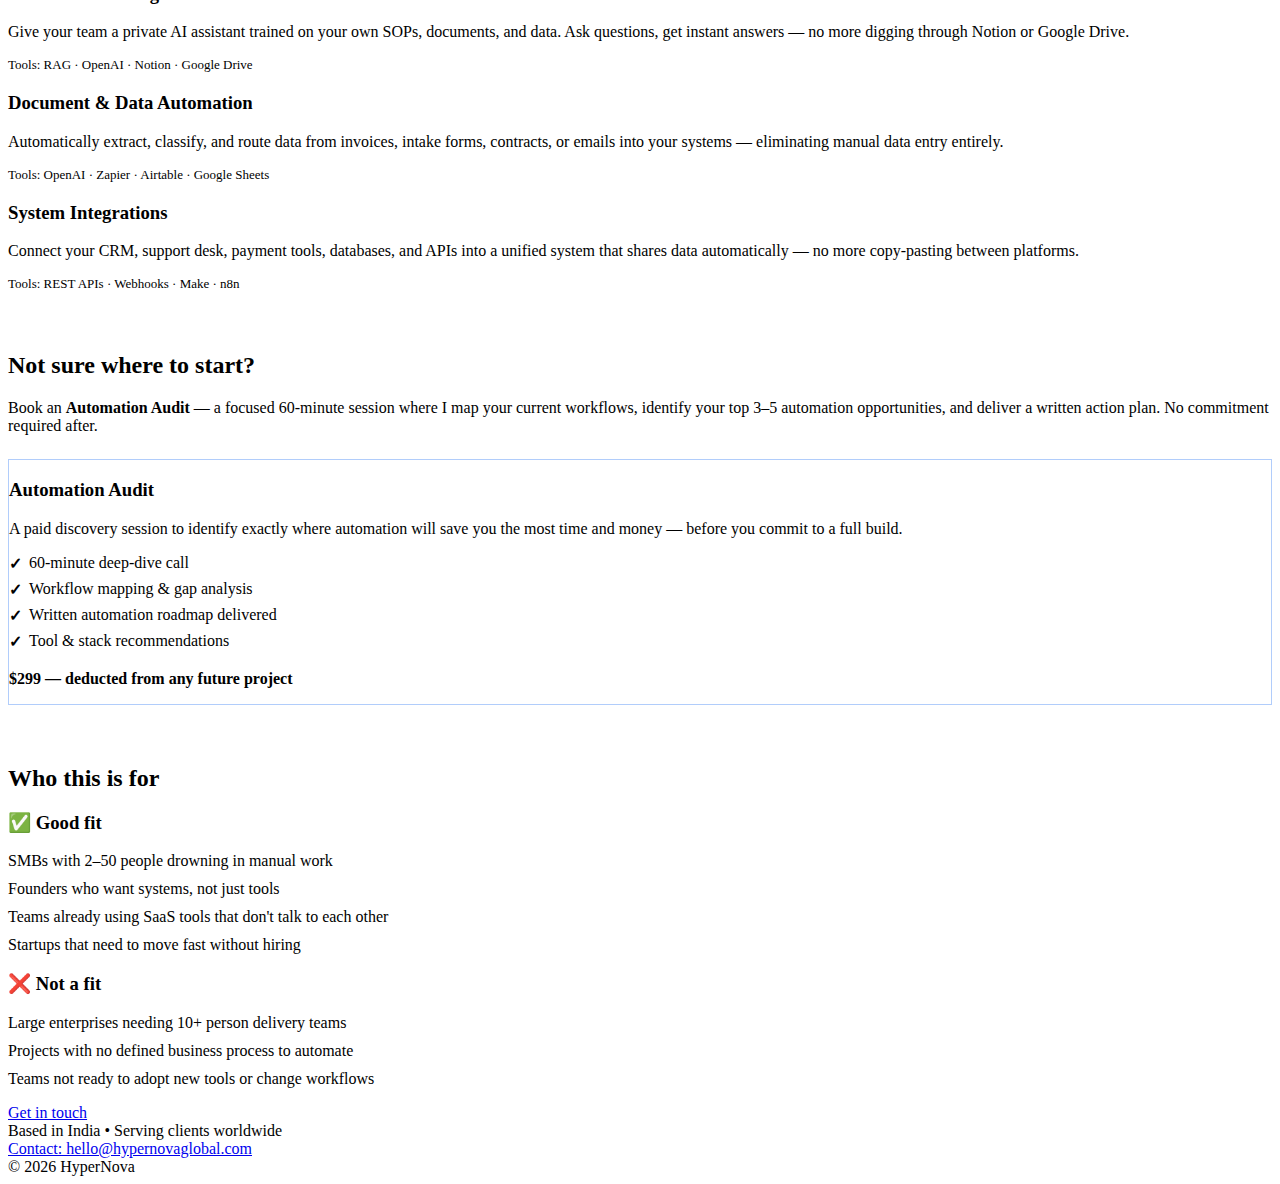
<file: services/index.html>
<!DOCTYPE html>
<html lang="en">
<head>
  <meta charset="UTF-8">
  <title>Services | HyperNova</title>
  <meta name="viewport" content="width=device-width, initial-scale=1.0">
  <meta name="description" content="Automation and internal tools built for SMBs and startups.">
  <link rel="stylesheet" href="/assets/style.css">
  <style>
    /* Reduce spacing for this page specifically */
    .container h1 {
      margin-bottom: 16px;
    }
    
    .container > p {
      margin-bottom: 40px;
    }
    
    .container section {
      margin-top: 0;
    }
  </style>
</head>
<body>
<nav>
  <div class="nav-container">
    <div class="logo">
      <a href="/" class="logo-link">
        <img src="/assets/logo.jpeg" alt="HyperNova Logo" />
        <span class="logo-text">HyperNova</span>
      </a>
    </div>
    <button class="menu-toggle" onclick="toggleMenu()">☰</button>
    <div class="nav-links" id="navLinks">
      <a href="/">Home</a>
      <a href="/why-hypernova/">Why HyperNova</a>
      <a href="/services/">Services</a>
      <a href="/pricing/">Pricing</a>
      <a href="/faq/">FAQ</a>
      <a href="/contact/">Contact</a>
    </div>
  </div>
</nav>
<div class="container">
  <h1>Services</h1>
  <p>Practical AI and automation systems built and delivered by a solo expert — fast, personal, and focused on real ROI.</p>

  <!-- SECTION 1: Core Services -->
  <section>
    <h2>What I build</h2>
    <div class="cards">

      <div class="card">
        <h3>AI Workflow Automation</h3>
        <p>End-to-end automation of repetitive business processes using n8n, Make, or Zapier — connecting your CRM, inbox, spreadsheets, and SaaS tools into one reliable system that runs without you.</p>
        <p style="margin-top:12px; font-size:13px; color:var(--text-muted);">Tools: n8n · Make · Zapier · Airtable</p>
      </div>

      <div class="card">
        <h3>AI Agents & Chatbots</h3>
        <p>Custom AI agents that handle real tasks — qualifying leads, answering support questions, processing documents, or surfacing information from your internal knowledge base.</p>
        <p style="margin-top:12px; font-size:13px; color:var(--text-muted);">Tools: OpenAI · Claude API · LangChain · Voiceflow</p>
      </div>

      <div class="card">
        <h3>Sales & Outreach Automation</h3>
        <p>Automated lead enrichment, personalised outreach sequences, CRM updates, and follow-up pipelines — so your sales process runs on autopilot between human touchpoints.</p>
        <p style="margin-top:12px; font-size:13px; color:var(--text-muted);">Tools: HubSpot · Apollo · Clay · Instantly</p>
      </div>

      <div class="card">
        <h3>Internal Knowledge Assistant</h3>
        <p>Give your team a private AI assistant trained on your own SOPs, documents, and data. Ask questions, get instant answers — no more digging through Notion or Google Drive.</p>
        <p style="margin-top:12px; font-size:13px; color:var(--text-muted);">Tools: RAG · OpenAI · Notion · Google Drive</p>
      </div>

      <div class="card">
        <h3>Document & Data Automation</h3>
        <p>Automatically extract, classify, and route data from invoices, intake forms, contracts, or emails into your systems — eliminating manual data entry entirely.</p>
        <p style="margin-top:12px; font-size:13px; color:var(--text-muted);">Tools: OpenAI · Zapier · Airtable · Google Sheets</p>
      </div>

      <div class="card">
        <h3>System Integrations</h3>
        <p>Connect your CRM, support desk, payment tools, databases, and APIs into a unified system that shares data automatically — no more copy-pasting between platforms.</p>
        <p style="margin-top:12px; font-size:13px; color:var(--text-muted);">Tools: REST APIs · Webhooks · Make · n8n</p>
      </div>

    </div>
  </section>

  <!-- SECTION 2: Entry point offer -->
  <section style="margin-top: 60px;">
    <h2>Not sure where to start?</h2>
    <p>Book an <strong>Automation Audit</strong> — a focused 60-minute session where I map your current workflows, identify your top 3–5 automation opportunities, and deliver a written action plan. No commitment required after.</p>
    <div class="cards" style="margin-top: 24px;">
      <div class="card" style="border: 1px solid rgba(59,130,246,0.4);">
        <h3>Automation Audit</h3>
        <p>A paid discovery session to identify exactly where automation will save you the most time and money — before you commit to a full build.</p>
        <ul style="list-style:none; padding:0; margin-top:16px;">
          <li style="color:var(--text-gray); margin-bottom:8px; padding-left:20px; position:relative;"><span style="position:absolute;left:0;color:var(--accent-cyan);font-weight:700;">✓</span> 60-minute deep-dive call</li>
          <li style="color:var(--text-gray); margin-bottom:8px; padding-left:20px; position:relative;"><span style="position:absolute;left:0;color:var(--accent-cyan);font-weight:700;">✓</span> Workflow mapping & gap analysis</li>
          <li style="color:var(--text-gray); margin-bottom:8px; padding-left:20px; position:relative;"><span style="position:absolute;left:0;color:var(--accent-cyan);font-weight:700;">✓</span> Written automation roadmap delivered</li>
          <li style="color:var(--text-gray); margin-bottom:8px; padding-left:20px; position:relative;"><span style="position:absolute;left:0;color:var(--accent-cyan);font-weight:700;">✓</span> Tool & stack recommendations</li>
        </ul>
        <p style="margin-top:20px; font-weight:700; color:var(--accent-blue);">$299 — deducted from any future project</p>
      </div>
    </div>
  </section>

  <!-- SECTION 3: Who this is for / not for -->
  <section style="margin-top: 60px;">
    <h2>Who this is for</h2>
    <div class="cards">
      <div class="card">
        <h3>✅ Good fit</h3>
        <ul style="list-style:none; padding:0; margin-top:8px;">
          <li style="color:var(--text-gray); margin-bottom:10px;">SMBs with 2–50 people drowning in manual work</li>
          <li style="color:var(--text-gray); margin-bottom:10px;">Founders who want systems, not just tools</li>
          <li style="color:var(--text-gray); margin-bottom:10px;">Teams already using SaaS tools that don't talk to each other</li>
          <li style="color:var(--text-gray); margin-bottom:10px;">Startups that need to move fast without hiring</li>
        </ul>
      </div>
      <div class="card">
        <h3>❌ Not a fit</h3>
        <ul style="list-style:none; padding:0; margin-top:8px;">
          <li style="color:var(--text-gray); margin-bottom:10px;">Large enterprises needing 10+ person delivery teams</li>
          <li style="color:var(--text-gray); margin-bottom:10px;">Projects with no defined business process to automate</li>
          <li style="color:var(--text-gray); margin-bottom:10px;">Teams not ready to adopt new tools or change workflows</li>
        </ul>
      </div>
    </div>
  </section>

  <!-- CTA -->
  <div class="cta-footer">
    <a href="/contact/" class="cta">Get in touch</a>
  </div>

</div>

  <!-- FOOTER -->
<footer class="site-footer">
  <div class="footer-content">
    <div class="footer-main">
      <div>Based in India • Serving clients worldwide</div>
      <a href="mailto:hello@hypernovaglobal.com" class="footer-email">
        Contact: hello@hypernovaglobal.com
      </a>
      <div class="footer-copy">© 2026 HyperNova</div>
    </div>
  </div>
</footer>
  
<script>
  function toggleMenu() {
    document.getElementById("navLinks").classList.toggle("show");
  }
</script>
</body>
</html>
</file>
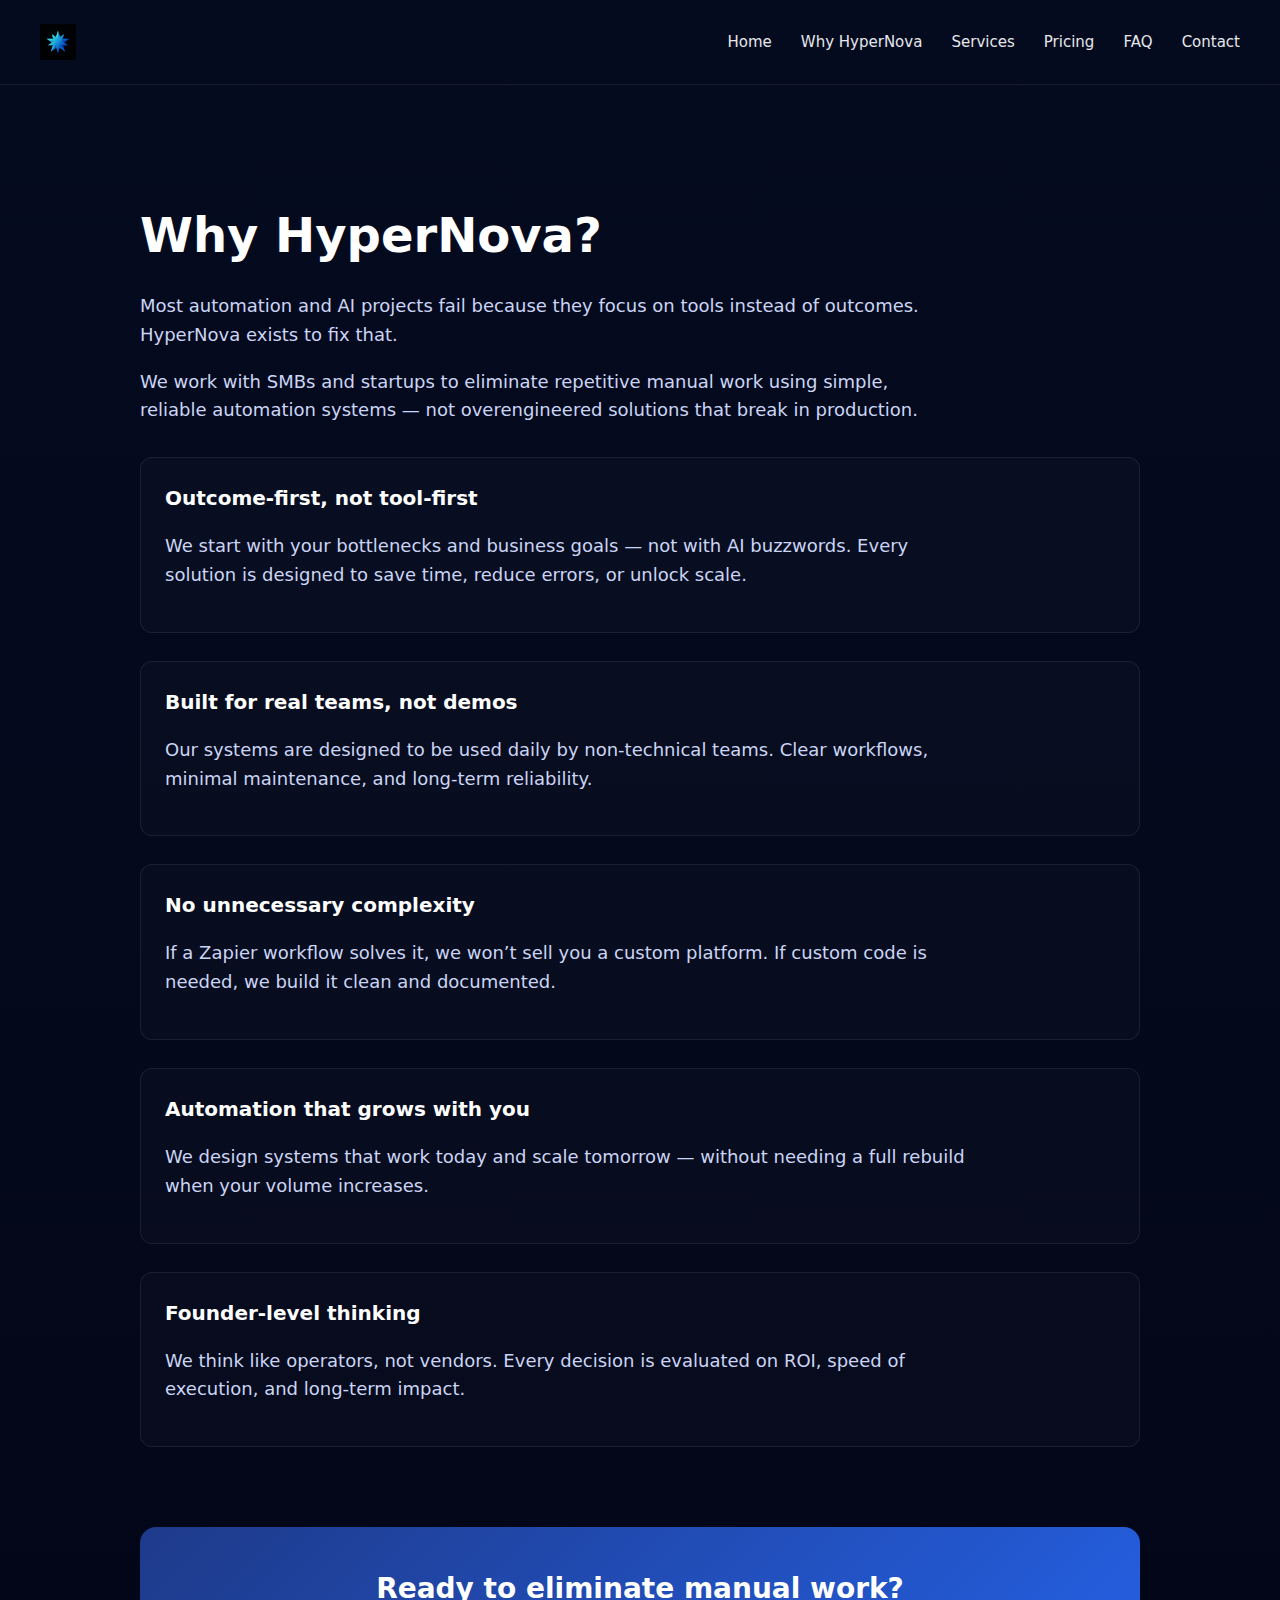
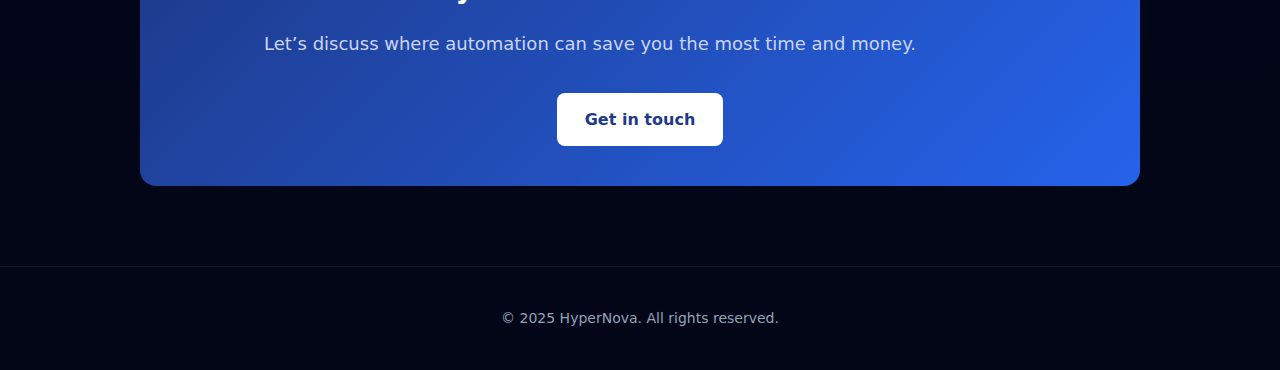
<file: why-hypernova.html>
<!DOCTYPE html>
<html lang="en">
<head>
  <meta charset="UTF-8" />
  <meta name="viewport" content="width=device-width, initial-scale=1.0" />
  <title>Why HyperNova | Automation & AI Solutions</title>

  <meta name="description" content="Why HyperNova? Learn how we help SMBs and startups eliminate repetitive work through practical automation and AI solutions." />

  <style>
    body {
      margin: 0;
      font-family: system-ui, -apple-system, BlinkMacSystemFont, "Segoe UI", Roboto, sans-serif;
      background: linear-gradient(180deg, #050b1f, #020617);
      color: #e5e7eb;
      line-height: 1.6;
    }

    a {
      color: #60a5fa;
      text-decoration: none;
    }

    header {
      padding: 24px 40px;
      display: flex;
      align-items: center;
      justify-content: space-between;
      border-bottom: 1px solid rgba(255,255,255,0.08);
    }

    header img {
      height: 36px;
    }

    nav a {
      margin-left: 24px;
      font-size: 15px;
      color: #e5e7eb;
    }

    nav a:hover {
      color: #60a5fa;
    }

    .container {
      max-width: 1000px;
      margin: 0 auto;
      padding: 80px 24px;
    }

    h1 {
      font-size: 48px;
      margin-bottom: 16px;
      color: #ffffff;
    }

    h2 {
      font-size: 28px;
      margin-top: 64px;
      margin-bottom: 12px;
      color: #ffffff;
    }

    p {
      font-size: 18px;
      color: #cbd5f5;
      max-width: 820px;
    }

    .points {
      margin-top: 32px;
      display: grid;
      gap: 28px;
    }

    .point {
      padding: 24px;
      border: 1px solid rgba(255,255,255,0.08);
      border-radius: 12px;
      background: rgba(255,255,255,0.02);
    }

    .point h3 {
      margin-top: 0;
      margin-bottom: 8px;
      font-size: 20px;
      color: #ffffff;
    }

    .cta {
      margin-top: 80px;
      padding: 40px;
      text-align: center;
      border-radius: 16px;
      background: linear-gradient(135deg, #1e3a8a, #2563eb);
    }

    .cta h2 {
      margin-top: 0;
      margin-bottom: 12px;
    }

    .cta a {
      display: inline-block;
      margin-top: 16px;
      padding: 14px 28px;
      background: #ffffff;
      color: #1e3a8a;
      border-radius: 8px;
      font-weight: 600;
    }

    footer {
      padding: 40px 24px;
      text-align: center;
      font-size: 14px;
      color: #94a3b8;
      border-top: 1px solid rgba(255,255,255,0.08);
    }
  </style>
</head>

<body>

  <!-- Header / Navbar -->
  <header>
    <img src="assets/logo.jpeg" alt="HyperNova Logo" />

    <nav>
      <a href="/">Home</a>
      <a href="/why-hypernova.html">Why HyperNova</a>
      <a href="/services.html">Services</a>
      <a href="/pricing.html">Pricing</a>
      <a href="/faq.html">FAQ</a>
      <a href="/contact.html">Contact</a>
    </nav>
  </header>

  <!-- Main Content -->
  <main class="container">
    <h1>Why HyperNova?</h1>

    <p>
      Most automation and AI projects fail because they focus on tools instead of outcomes.
      HyperNova exists to fix that.
    </p>

    <p>
      We work with SMBs and startups to eliminate repetitive manual work using simple,
      reliable automation systems — not overengineered solutions that break in production.
    </p>

    <!-- Key Differentiators -->
    <section class="points">

      <div class="point">
        <h3>Outcome-first, not tool-first</h3>
        <p>
          We start with your bottlenecks and business goals — not with AI buzzwords.
          Every solution is designed to save time, reduce errors, or unlock scale.
        </p>
      </div>

      <div class="point">
        <h3>Built for real teams, not demos</h3>
        <p>
          Our systems are designed to be used daily by non-technical teams.
          Clear workflows, minimal maintenance, and long-term reliability.
        </p>
      </div>

      <div class="point">
        <h3>No unnecessary complexity</h3>
        <p>
          If a Zapier workflow solves it, we won’t sell you a custom platform.
          If custom code is needed, we build it clean and documented.
        </p>
      </div>

      <div class="point">
        <h3>Automation that grows with you</h3>
        <p>
          We design systems that work today and scale tomorrow — without needing
          a full rebuild when your volume increases.
        </p>
      </div>

      <div class="point">
        <h3>Founder-level thinking</h3>
        <p>
          We think like operators, not vendors. Every decision is evaluated on ROI,
          speed of execution, and long-term impact.
        </p>
      </div>

    </section>

    <!-- CTA -->
    <section class="cta">
      <h2>Ready to eliminate manual work?</h2>
      <p>
        Let’s discuss where automation can save you the most time and money.
      </p>
      <a href="/contact.html">Get in touch</a>
    </section>
  </main>

  <!-- Footer -->
  <footer>
    © 2025 HyperNova. All rights reserved.
  </footer>

</body>
</html>
</file>
<file: assets/style.css>

</file>
